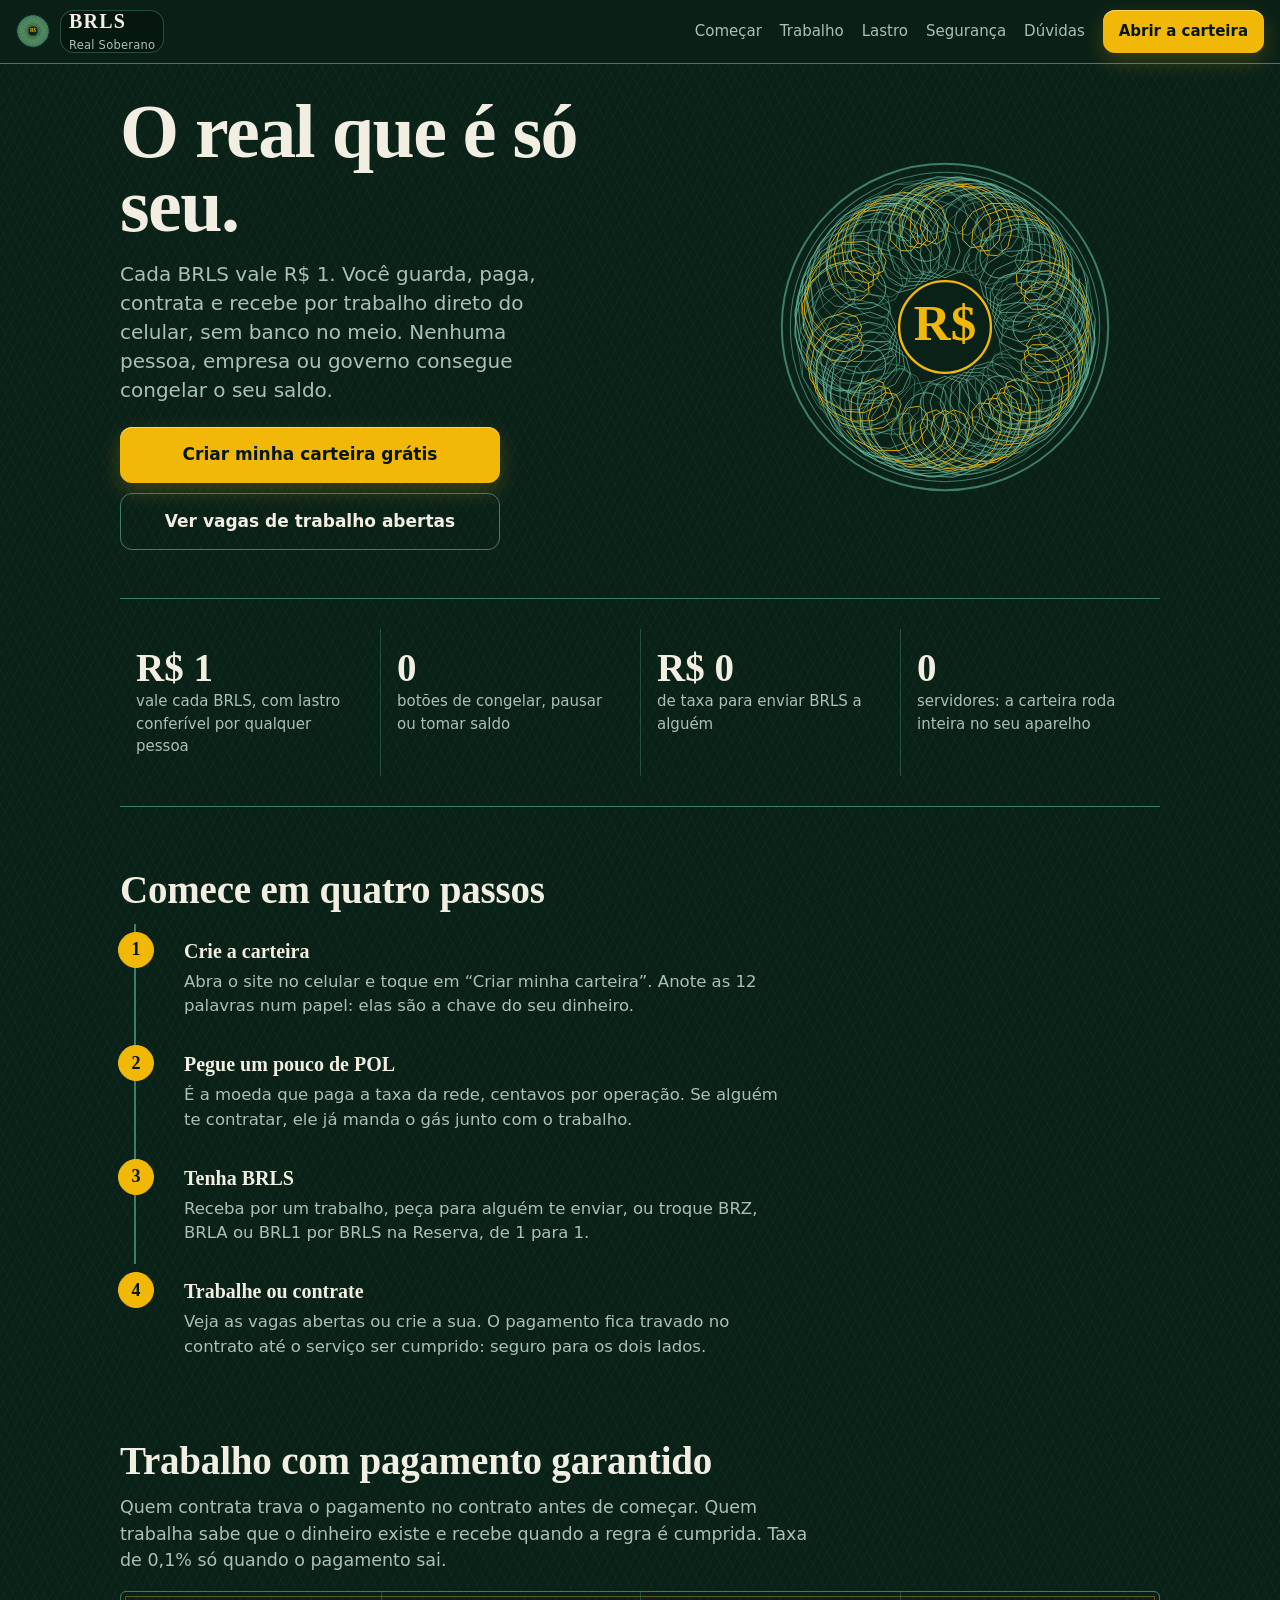
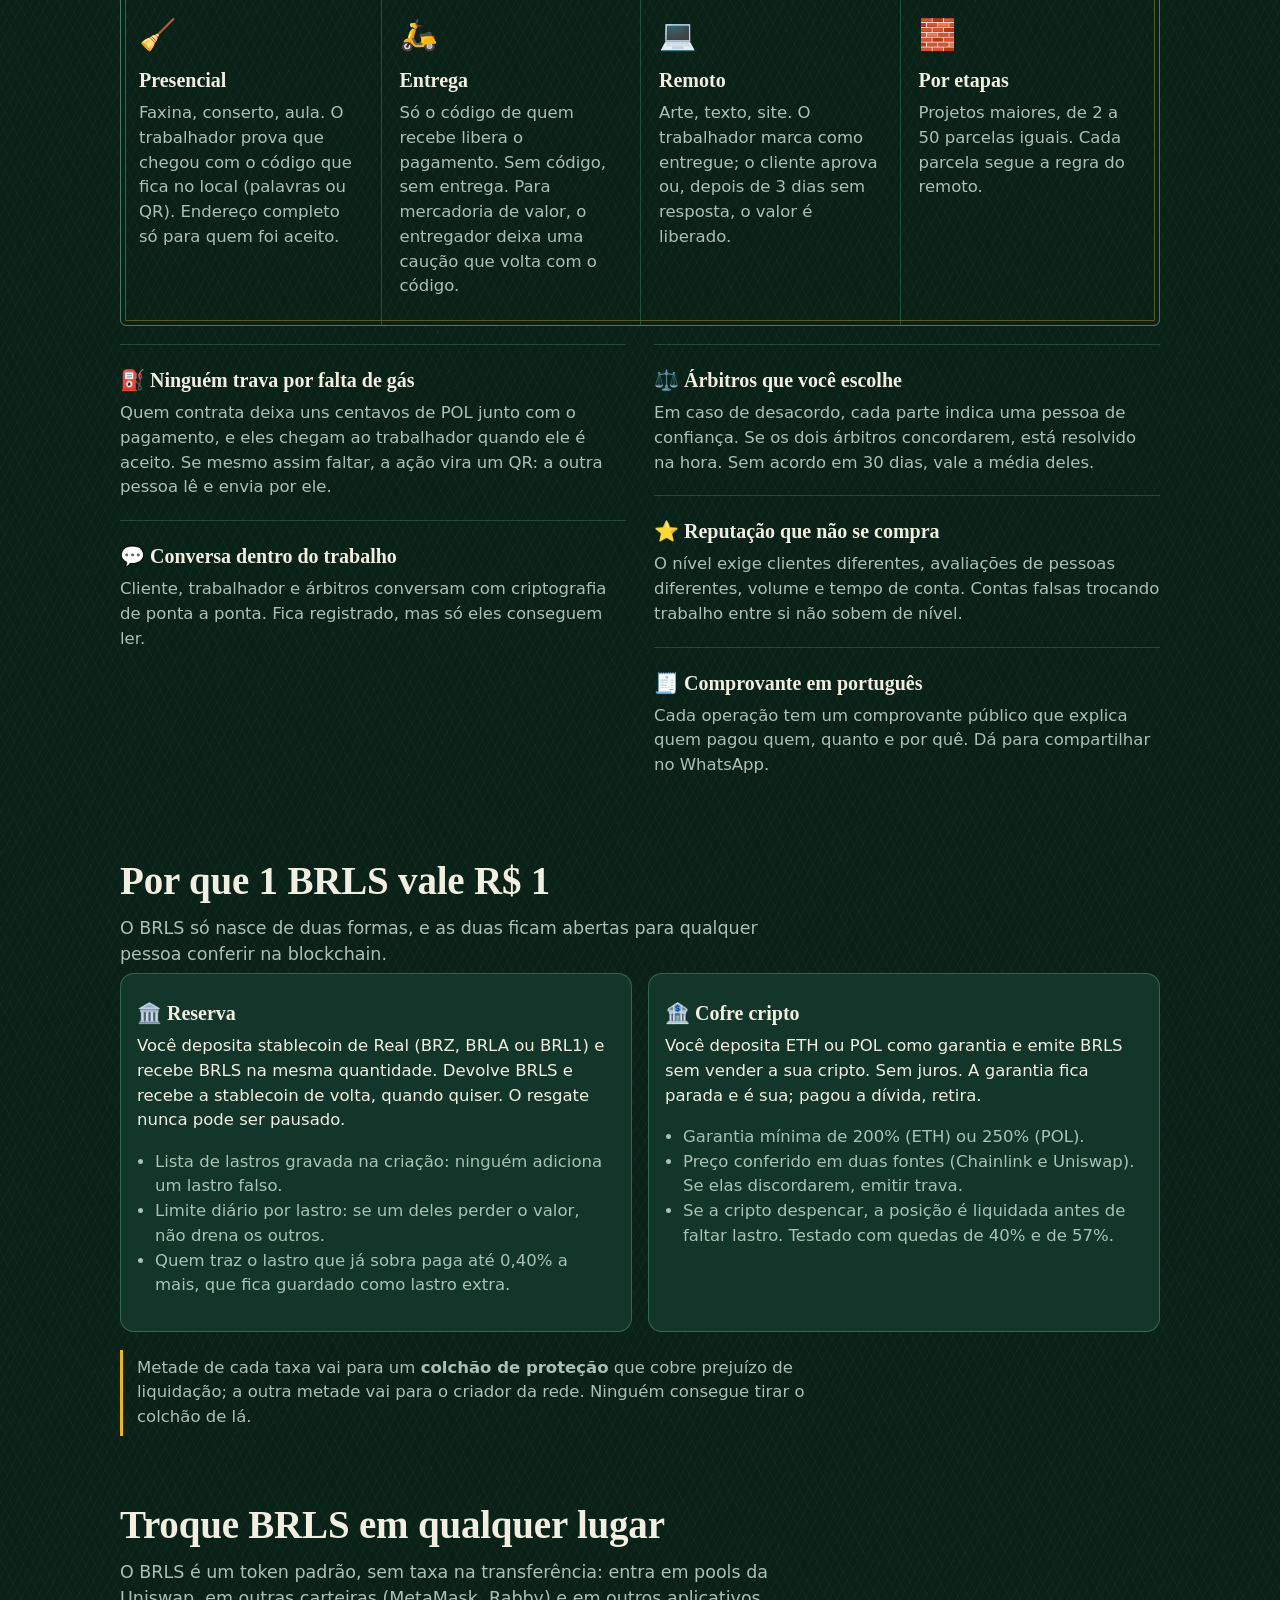
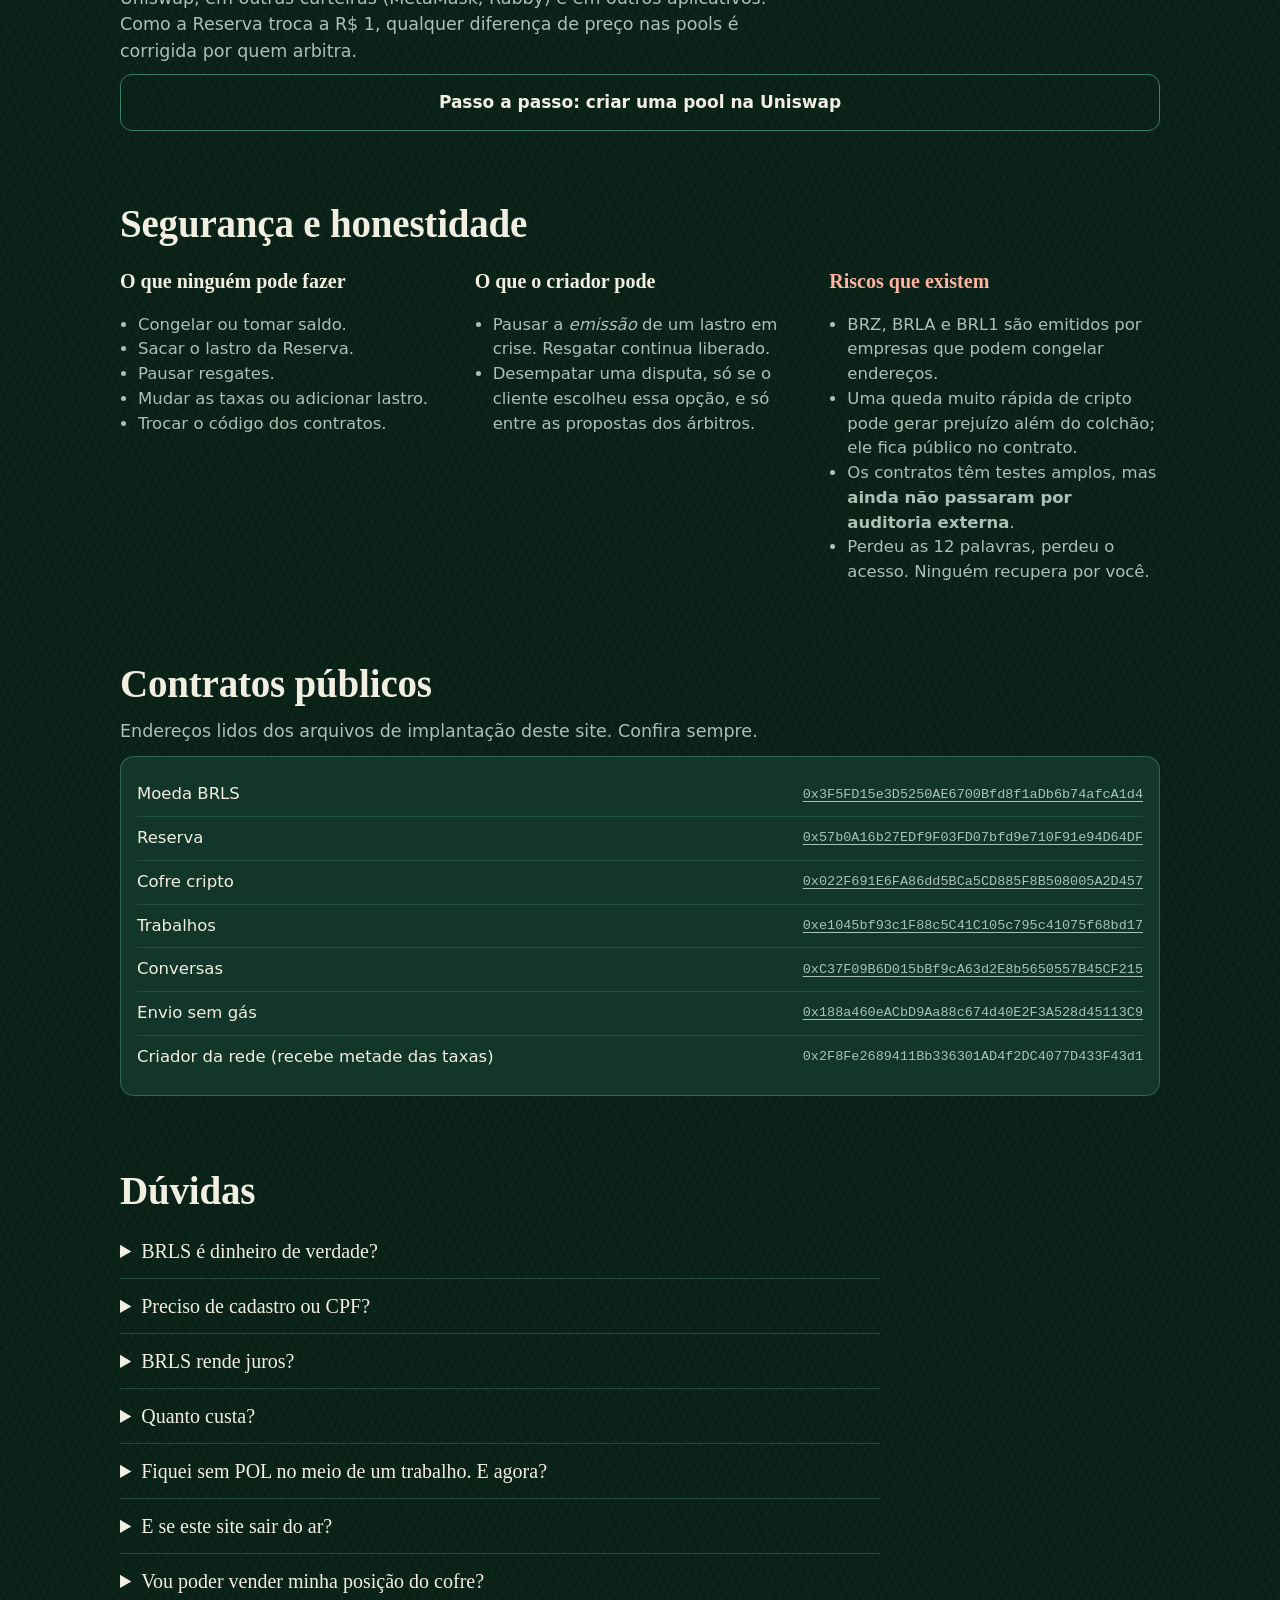
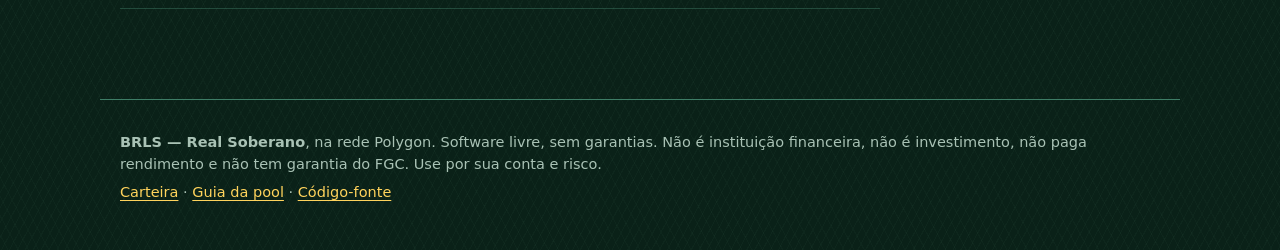
<file: index.html>
<!doctype html>
<html lang="pt-BR">
<head>
  <meta charset="utf-8">
  <meta name="viewport" content="width=device-width, initial-scale=1, viewport-fit=cover">
  <meta name="theme-color" content="#0A2118">
  <meta name="color-scheme" content="dark">
  <title>BRLS — Real Soberano: o real que é só seu</title>
  <meta name="description" content="BRLS é um real digital 1:1 na Polygon. Guarde, pague, contrate e receba por trabalho sem banco no meio. Ninguém congela, ninguém confisca.">
  <meta property="og:title" content="BRLS — Real Soberano">
  <meta property="og:description" content="1 BRLS = R$ 1. Lastro verificável na Polygon. Trabalho com pagamento garantido por contrato.">
  <meta property="og:image" content="wallet/icons/icon-512.png">
  <meta http-equiv="Content-Security-Policy" content="default-src 'self'; script-src 'self'; style-src 'self' 'unsafe-inline'; img-src 'self' data:; connect-src 'self'; base-uri 'self'; form-action 'none'">
  <meta name="referrer" content="no-referrer">
  <link rel="icon" href="wallet/icons/icon-192.png" type="image/png">
  <link rel="stylesheet" href="wallet/estilo.css">
  <link rel="stylesheet" href="site.css">
</head>
<body class="site">
<header class="cab">
  <a id="marca" class="marca-link" href="#topo" aria-label="BRLS, início da página"></a>
  <nav aria-label="Seções"><a href="#comecar">Começar</a><a href="#trabalho">Trabalho</a><a href="#lastro">Lastro</a><a href="#seguranca">Segurança</a><a href="#faq">Dúvidas</a></nav>
  <a class="btn prim pequeno" href="wallet/">Abrir a carteira</a>
</header>

<main id="topo">
  <section class="capa">
    <div class="capa-texto">
      <h1>O real que é só seu.</h1>
      <p class="lead">Cada BRLS vale R$ 1. Você guarda, paga, contrata e recebe por trabalho direto do celular, sem banco no meio. Nenhuma pessoa, empresa ou governo consegue congelar o seu saldo.</p>
      <a class="btn prim" href="wallet/">Criar minha carteira grátis</a>
      <a class="btn sec" href="wallet/">Ver vagas de trabalho abertas</a>
    </div>
    <div class="capa-roseta" id="roseta-capa" aria-hidden="true"></div>
  </section>

  <section class="numeros" aria-label="O BRLS em números">
    <p><b>R$ 1</b>vale cada BRLS, com lastro conferível por qualquer pessoa</p>
    <p><b>0</b>botões de congelar, pausar ou tomar saldo</p>
    <p><b>R$ 0</b>de taxa para enviar BRLS a alguém</p>
    <p><b>0</b>servidores: a carteira roda inteira no seu aparelho</p>
  </section>

  <section id="comecar">
    <h2>Comece em quatro passos</h2>
    <ol class="passos grande">
      <li><b>Crie a carteira</b><p>Abra o site no celular e toque em “Criar minha carteira”. Anote as 12 palavras num papel: elas são a chave do seu dinheiro.</p></li>
      <li><b>Pegue um pouco de POL</b><p>É a moeda que paga a taxa da rede, centavos por operação. Se alguém te contratar, ele já manda o gás junto com o trabalho.</p></li>
      <li><b>Tenha BRLS</b><p>Receba por um trabalho, peça para alguém te enviar, ou troque BRZ, BRLA ou BRL1 por BRLS na Reserva, de 1 para 1.</p></li>
      <li><b>Trabalhe ou contrate</b><p>Veja as vagas abertas ou crie a sua. O pagamento fica travado no contrato até o serviço ser cumprido: seguro para os dois lados.</p></li>
    </ol>
  </section>

  <section id="trabalho">
    <h2>Trabalho com pagamento garantido</h2>
    <p class="sub">Quem contrata trava o pagamento no contrato antes de começar. Quem trabalha sabe que o dinheiro existe e recebe quando a regra é cumprida. Taxa de 0,1% só quando o pagamento sai.</p>
    <div class="modos">
      <article><span class="ic">🧹</span><h3>Presencial</h3><p>Faxina, conserto, aula. O trabalhador prova que chegou com o código que fica no local (palavras ou QR). Endereço completo só para quem foi aceito.</p></article>
      <article><span class="ic">🛵</span><h3>Entrega</h3><p>Só o código de quem recebe libera o pagamento. Sem código, sem entrega. Para mercadoria de valor, o entregador deixa uma caução que volta com o código.</p></article>
      <article><span class="ic">💻</span><h3>Remoto</h3><p>Arte, texto, site. O trabalhador marca como entregue; o cliente aprova ou, depois de 3 dias sem resposta, o valor é liberado.</p></article>
      <article><span class="ic">🧱</span><h3>Por etapas</h3><p>Projetos maiores, de 2 a 50 parcelas iguais. Cada parcela segue a regra do remoto.</p></article>
    </div>
    <div class="destaques">
      <article><h3>⛽ Ninguém trava por falta de gás</h3><p>Quem contrata deixa uns centavos de POL junto com o pagamento, e eles chegam ao trabalhador quando ele é aceito. Se mesmo assim faltar, a ação vira um QR: a outra pessoa lê e envia por ele.</p></article>
      <article><h3>💬 Conversa dentro do trabalho</h3><p>Cliente, trabalhador e árbitros conversam com criptografia de ponta a ponta. Fica registrado, mas só eles conseguem ler.</p></article>
      <article><h3>⚖️ Árbitros que você escolhe</h3><p>Em caso de desacordo, cada parte indica uma pessoa de confiança. Se os dois árbitros concordarem, está resolvido na hora. Sem acordo em 30 dias, vale a média deles.</p></article>
      <article><h3>⭐ Reputação que não se compra</h3><p>O nível exige clientes diferentes, avaliações de pessoas diferentes, volume e tempo de conta. Contas falsas trocando trabalho entre si não sobem de nível.</p></article>
      <article><h3>🧾 Comprovante em português</h3><p>Cada operação tem um comprovante público que explica quem pagou quem, quanto e por quê. Dá para compartilhar no WhatsApp.</p></article>
    </div>
  </section>

  <section id="lastro">
    <h2>Por que 1 BRLS vale R$ 1</h2>
    <p class="sub">O BRLS só nasce de duas formas, e as duas ficam abertas para qualquer pessoa conferir na blockchain.</p>
    <div class="dupla">
      <article class="cartao"><h3>🏛️ Reserva</h3><p>Você deposita stablecoin de Real (BRZ, BRLA ou BRL1) e recebe BRLS na mesma quantidade. Devolve BRLS e recebe a stablecoin de volta, quando quiser. O resgate nunca pode ser pausado.</p>
        <ul><li>Lista de lastros gravada na criação: ninguém adiciona um lastro falso.</li><li>Limite diário por lastro: se um deles perder o valor, não drena os outros.</li><li>Quem traz o lastro que já sobra paga até 0,40% a mais, que fica guardado como lastro extra.</li></ul></article>
      <article class="cartao"><h3>🏦 Cofre cripto</h3><p>Você deposita ETH ou POL como garantia e emite BRLS sem vender a sua cripto. Sem juros. A garantia fica parada e é sua; pagou a dívida, retira.</p>
        <ul><li>Garantia mínima de 200% (ETH) ou 250% (POL).</li><li>Preço conferido em duas fontes (Chainlink e Uniswap). Se elas discordarem, emitir trava.</li><li>Se a cripto despencar, a posição é liquidada antes de faltar lastro. Testado com quedas de 40% e de 57%.</li></ul></article>
    </div>
    <p class="nota">Metade de cada taxa vai para um <b>colchão de proteção</b> que cobre prejuízo de liquidação; a outra metade vai para o criador da rede. Ninguém consegue tirar o colchão de lá.</p>
  </section>

  <section id="uniswap">
    <h2>Troque BRLS em qualquer lugar</h2>
    <p class="sub">O BRLS é um token padrão, sem taxa na transferência: entra em pools da Uniswap, em outras carteiras (MetaMask, Rabby) e em outros aplicativos. Como a Reserva troca a R$ 1, qualquer diferença de preço nas pools é corrigida por quem arbitra.</p>
    <a class="btn sec" href="guia-pool.html">Passo a passo: criar uma pool na Uniswap</a>
  </section>

  <section id="seguranca">
    <h2>Segurança e honestidade</h2>
    <div class="tres">
      <article><h3>O que ninguém pode fazer</h3><ul><li>Congelar ou tomar saldo.</li><li>Sacar o lastro da Reserva.</li><li>Pausar resgates.</li><li>Mudar as taxas ou adicionar lastro.</li><li>Trocar o código dos contratos.</li></ul></article>
      <article><h3>O que o criador pode</h3><ul><li>Pausar a <i>emissão</i> de um lastro em crise. Resgatar continua liberado.</li><li>Desempatar uma disputa, só se o cliente escolheu essa opção, e só entre as propostas dos árbitros.</li></ul></article>
      <article class="risco"><h3>Riscos que existem</h3><ul><li>BRZ, BRLA e BRL1 são emitidos por empresas que podem congelar endereços.</li><li>Uma queda muito rápida de cripto pode gerar prejuízo além do colchão; ele fica público no contrato.</li><li>Os contratos têm testes amplos, mas <b>ainda não passaram por auditoria externa</b>.</li><li>Perdeu as 12 palavras, perdeu o acesso. Ninguém recupera por você.</li></ul></article>
    </div>
  </section>

  <section id="contratos">
    <h2>Contratos públicos</h2>
    <p class="sub">Endereços lidos dos arquivos de implantação deste site. Confira sempre.</p>
    <div class="cartao" id="tabela-contratos"><p class="mudo">Carregando…</p></div>
  </section>

  <section id="faq">
    <h2>Dúvidas</h2>
    <details><summary>BRLS é dinheiro de verdade?</summary><p>É um token que vale R$ 1 porque cada unidade tem R$ 1 de lastro guardado em contrato público (stablecoins de Real ou cripto com garantia de sobra), e pode ser trocada de volta.</p></details>
    <details><summary>Preciso de cadastro ou CPF?</summary><p>Não. A carteira cria sua conta no próprio aparelho. Para comprar BRZ, BRLA ou BRL1 com reais você usa a corretora ou o emissor que preferir, e lá eles podem pedir cadastro.</p></details>
    <details><summary>BRLS rende juros?</summary><p>Não. O BRLS não promete nem paga rendimento. Ele é um real digital que você controla sozinho.</p></details>
    <details><summary>Quanto custa?</summary><p>Enviar BRLS: só a taxa da rede, centavos de POL. Trocar na Reserva e receber pagamento de trabalho: 0,1%. Emitir no cofre cripto: 0,5% somado à dívida.</p></details>
    <details><summary>Fiquei sem POL no meio de um trabalho. E agora?</summary><p>Toque na ação normalmente: a carteira gera um QR (ou link de WhatsApp) e a outra pessoa envia por você, pagando os centavos da taxa.</p></details>
    <details><summary>E se este site sair do ar?</summary><p>Seu dinheiro não está no site, está na blockchain. Com as 12 palavras você acessa por qualquer carteira compatível (MetaMask, Rabby).</p></details>
    <details><summary>Vou poder vender minha posição do cofre?</summary><p>Hoje a posição fica ligada à sua carteira. Transformar posições em NFT para poderem ser vendidas é uma possibilidade futura, sempre num contrato novo, sem mudar as regras deste.</p></details>
  </section>
</main>

<footer class="rodape">
  <p><b>BRLS — Real Soberano</b>, na rede Polygon. Software livre, sem garantias. Não é instituição financeira, não é investimento, não paga rendimento e não tem garantia do FGC. Use por sua conta e risco.</p>
  <p><a href="wallet/">Carteira</a> · <a href="guia-pool.html">Guia da pool</a> · <a href="https://github.com/digitalrobertlima/xBRL" rel="noopener">Código-fonte</a></p>
</footer>
<script type="module" src="site.js"></script>
</body>
</html>
</file>
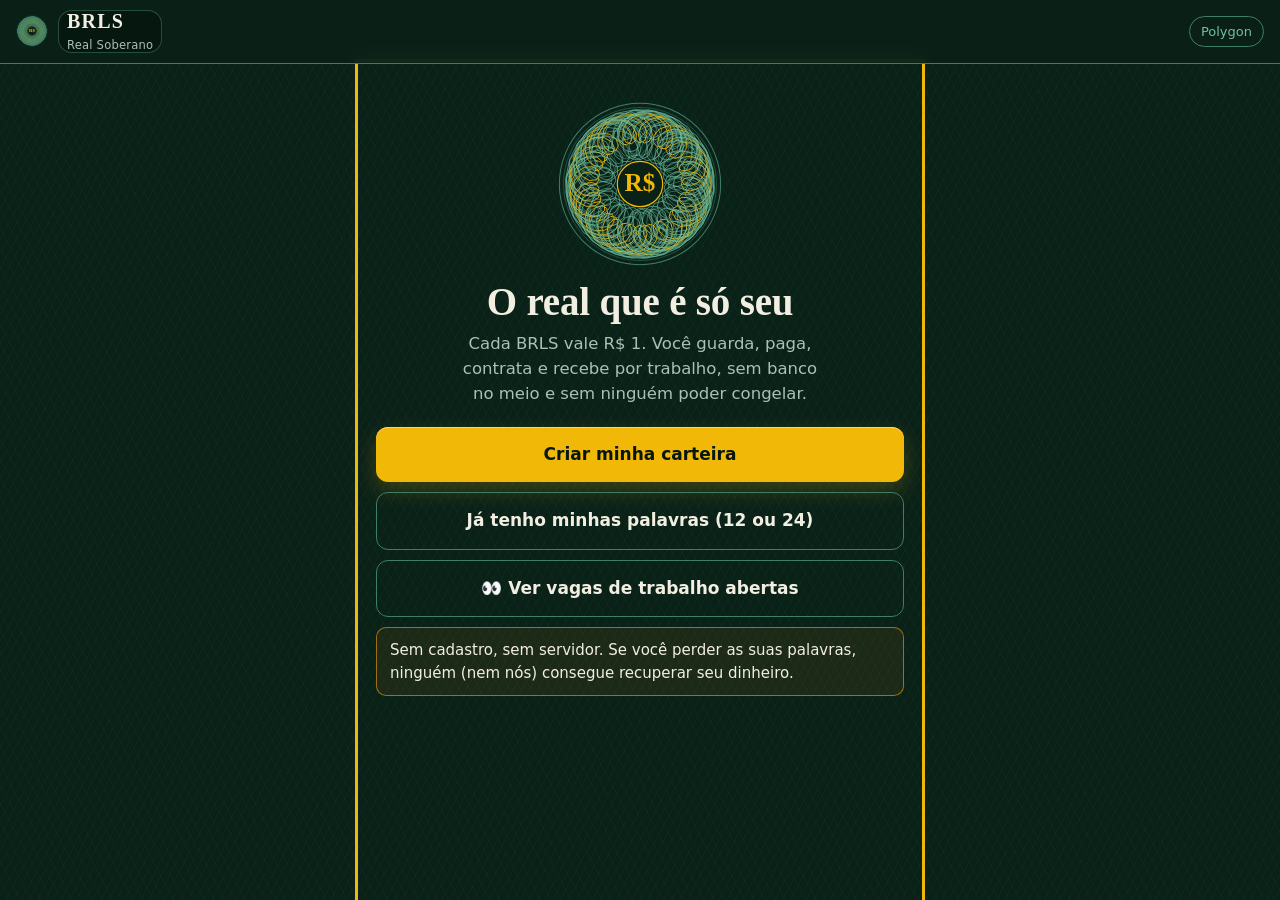
<file: wallet/index.html>
<!doctype html>
<html lang="pt-BR">
<head>
  <meta charset="utf-8">
  <meta name="viewport" content="width=device-width, initial-scale=1, viewport-fit=cover">
  <meta name="theme-color" content="#0A2118">
  <meta name="color-scheme" content="dark">
  <meta name="description" content="Carteira BRLS — o Real soberano e inconfiscável na Polygon. Autocustódia, sem servidor.">
  <meta http-equiv="Content-Security-Policy" content="default-src 'self'; script-src 'self'; style-src 'self' 'unsafe-inline'; img-src 'self' data: blob:; connect-src 'self' https: http://127.0.0.1:8545 http://localhost:8545; manifest-src 'self'; worker-src 'self'; base-uri 'self'; form-action 'none'">
  <meta name="referrer" content="no-referrer">
  <title>Carteira BRLS</title>
  <link rel="manifest" href="manifest.json">
  <link rel="icon" href="icons/icon-192.png" type="image/png">
  <link rel="apple-touch-icon" href="icons/icon-192.png">
  <link rel="stylesheet" href="estilo.css">
</head>
<body>
  <header class="cab">
    <div id="marca"><span class="marca"><span class="palavra">BRLS<small>Real Soberano</small></span></span></div>
    <span id="rede" class="chip" role="status">Polygon</span>
    <button id="btn-bloquear" class="icone-btn" title="Bloquear carteira" aria-label="Bloquear carteira" hidden>🔒</button>
  </header>

  <main id="tela" tabindex="-1" aria-live="polite">
    <div class="cartao" style="text-align:center"><div class="giro"></div><p>Abrindo a carteira…</p></div>
  </main>

  <nav id="abas" class="abas" aria-label="Seções" hidden>
    <button data-ir="INICIO"><span>🏠</span>Início</button>
    <button data-ir="VITRINE"><span>🛍️</span>Vitrine</button>
    <button data-ir="TRABALHOS"><span>🤝</span>Trabalhos</button>
    <button data-ir="RESERVA"><span>🪙</span>Reserva</button>
    <button data-ir="AJUSTES"><span>⚙️</span>Ajustes</button>
  </nav>

  <div id="modal" class="modal" hidden role="dialog" aria-modal="true" aria-live="assertive"><div class="cartao" id="modal-corpo"></div></div>
  <div id="toast" class="toast" hidden role="status"></div>

  <noscript><p style="padding:20px">A carteira BRLS precisa de JavaScript ligado. Nada é enviado a servidores: tudo roda no seu aparelho.</p></noscript>
  <script src="src/vendor/ethers.umd.min.js"></script>
  <script type="module" src="src/app.js"></script>
</body>
</html>
</file>
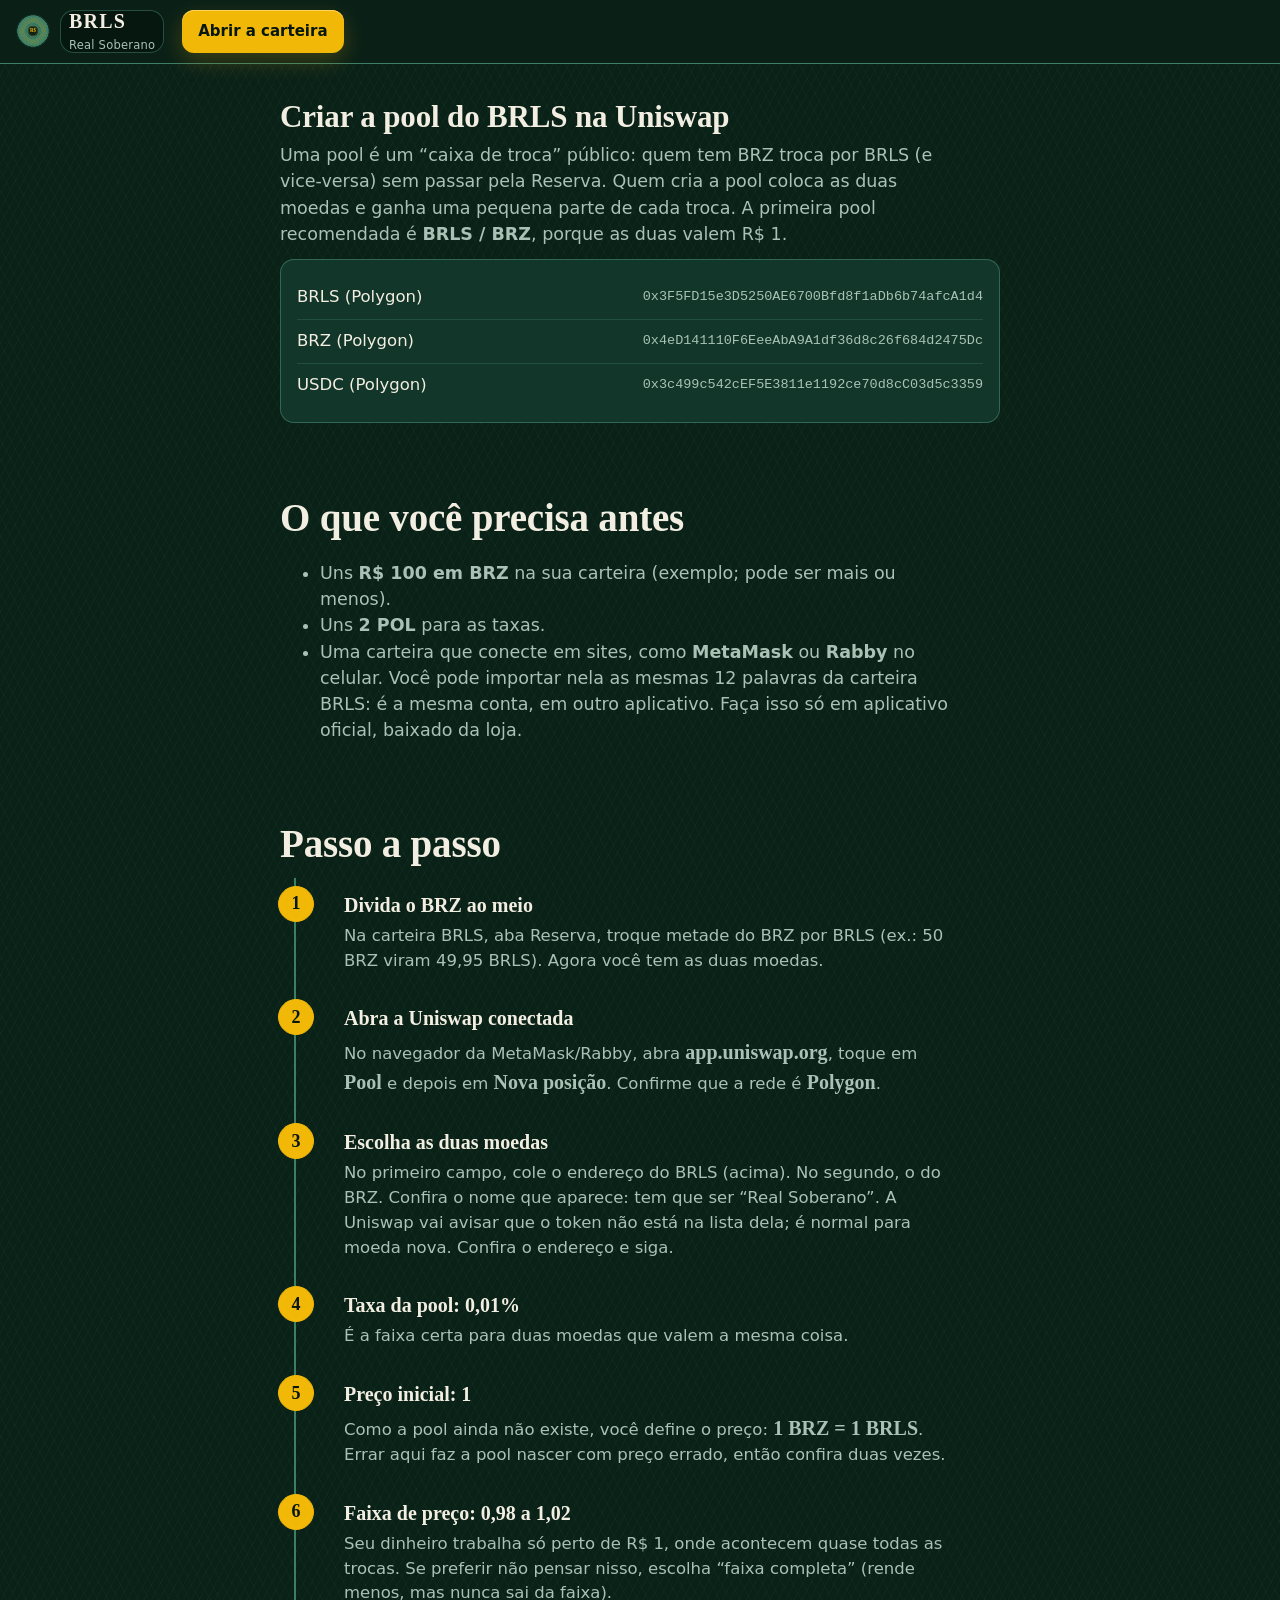
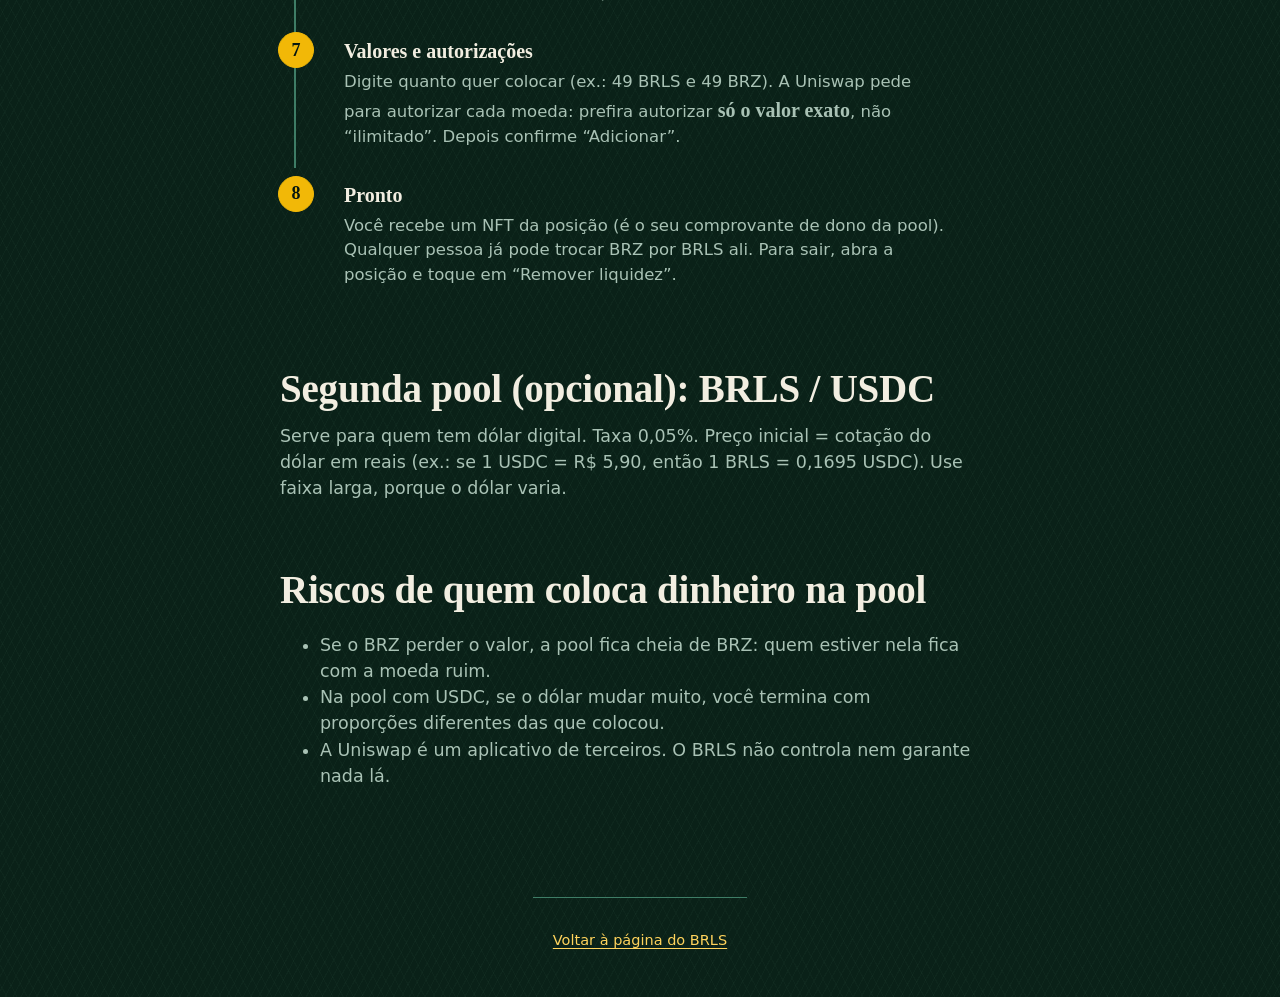
<file: guia-pool.html>
<!doctype html>
<html lang="pt-BR">
<head>
  <meta charset="utf-8">
  <meta name="viewport" content="width=device-width, initial-scale=1, viewport-fit=cover">
  <meta name="theme-color" content="#0A2118">
  <meta name="color-scheme" content="dark">
  <title>Guia: criar a pool do BRLS na Uniswap</title>
  <meta http-equiv="Content-Security-Policy" content="default-src 'self'; script-src 'self'; style-src 'self' 'unsafe-inline'; img-src 'self' data:; connect-src 'self'; base-uri 'self'; form-action 'none'">
  <meta name="referrer" content="no-referrer">
  <link rel="icon" href="wallet/icons/icon-192.png" type="image/png">
  <link rel="stylesheet" href="wallet/estilo.css">
  <link rel="stylesheet" href="site.css">
</head>
<body class="site guia-pool">
<header class="cab"><a id="marca" class="marca-link" href="./" aria-label="BRLS, página inicial"></a><a class="btn prim pequeno" href="wallet/">Abrir a carteira</a></header>
<main>
  <section>
    <h1>Criar a pool do BRLS na Uniswap</h1>
    <p class="sub">Uma pool é um “caixa de troca” público: quem tem BRZ troca por BRLS (e vice-versa) sem passar pela Reserva. Quem cria a pool coloca as duas moedas e ganha uma pequena parte de cada troca. A primeira pool recomendada é <b>BRLS / BRZ</b>, porque as duas valem R$ 1.</p>
    <div class="cartao">
      <div class="linha"><span>BRLS (Polygon)</span><span class="quem" id="end-brls">carregando…</span></div>
      <div class="linha"><span>BRZ (Polygon)</span><span class="quem">0x4eD141110F6EeeAbA9A1df36d8c26f684d2475Dc</span></div>
      <div class="linha"><span>USDC (Polygon)</span><span class="quem">0x3c499c542cEF5E3811e1192ce70d8cC03d5c3359</span></div>
    </div>
  </section>

  <section>
    <h2>O que você precisa antes</h2>
    <ul class="sub">
      <li>Uns <b>R$ 100 em BRZ</b> na sua carteira (exemplo; pode ser mais ou menos).</li>
      <li>Uns <b>2 POL</b> para as taxas.</li>
      <li>Uma carteira que conecte em sites, como <b>MetaMask</b> ou <b>Rabby</b> no celular. Você pode importar nela as mesmas 12 palavras da carteira BRLS: é a mesma conta, em outro aplicativo. Faça isso só em aplicativo oficial, baixado da loja.</li>
    </ul>
  </section>

  <section>
    <h2>Passo a passo</h2>
    <ol class="passos grande">
      <li><b>Divida o BRZ ao meio</b><p>Na carteira BRLS, aba Reserva, troque metade do BRZ por BRLS (ex.: 50 BRZ viram 49,95 BRLS). Agora você tem as duas moedas.</p></li>
      <li><b>Abra a Uniswap conectada</b><p>No navegador da MetaMask/Rabby, abra <b>app.uniswap.org</b>, toque em <b>Pool</b> e depois em <b>Nova posição</b>. Confirme que a rede é <b>Polygon</b>.</p></li>
      <li><b>Escolha as duas moedas</b><p>No primeiro campo, cole o endereço do BRLS (acima). No segundo, o do BRZ. Confira o nome que aparece: tem que ser “Real Soberano”. A Uniswap vai avisar que o token não está na lista dela; é normal para moeda nova. Confira o endereço e siga.</p></li>
      <li><b>Taxa da pool: 0,01%</b><p>É a faixa certa para duas moedas que valem a mesma coisa.</p></li>
      <li><b>Preço inicial: 1</b><p>Como a pool ainda não existe, você define o preço: <b>1 BRZ = 1 BRLS</b>. Errar aqui faz a pool nascer com preço errado, então confira duas vezes.</p></li>
      <li><b>Faixa de preço: 0,98 a 1,02</b><p>Seu dinheiro trabalha só perto de R$ 1, onde acontecem quase todas as trocas. Se preferir não pensar nisso, escolha “faixa completa” (rende menos, mas nunca sai da faixa).</p></li>
      <li><b>Valores e autorizações</b><p>Digite quanto quer colocar (ex.: 49 BRLS e 49 BRZ). A Uniswap pede para autorizar cada moeda: prefira autorizar <b>só o valor exato</b>, não “ilimitado”. Depois confirme “Adicionar”.</p></li>
      <li><b>Pronto</b><p>Você recebe um NFT da posição (é o seu comprovante de dono da pool). Qualquer pessoa já pode trocar BRZ por BRLS ali. Para sair, abra a posição e toque em “Remover liquidez”.</p></li>
    </ol>
  </section>

  <section>
    <h2>Segunda pool (opcional): BRLS / USDC</h2>
    <p class="sub">Serve para quem tem dólar digital. Taxa 0,05%. Preço inicial = cotação do dólar em reais (ex.: se 1 USDC = R$ 5,90, então 1 BRLS = 0,1695 USDC). Use faixa larga, porque o dólar varia.</p>
  </section>

  <section>
    <h2>Riscos de quem coloca dinheiro na pool</h2>
    <ul class="sub">
      <li>Se o BRZ perder o valor, a pool fica cheia de BRZ: quem estiver nela fica com a moeda ruim.</li>
      <li>Na pool com USDC, se o dólar mudar muito, você termina com proporções diferentes das que colocou.</li>
      <li>A Uniswap é um aplicativo de terceiros. O BRLS não controla nem garante nada lá.</li>
    </ul>
  </section>
</main>
<footer class="rodape"><p><a href="./">Voltar à página do BRLS</a></p></footer>
<script type="module" src="guia-pool.js"></script>
</body>
</html>
</file>
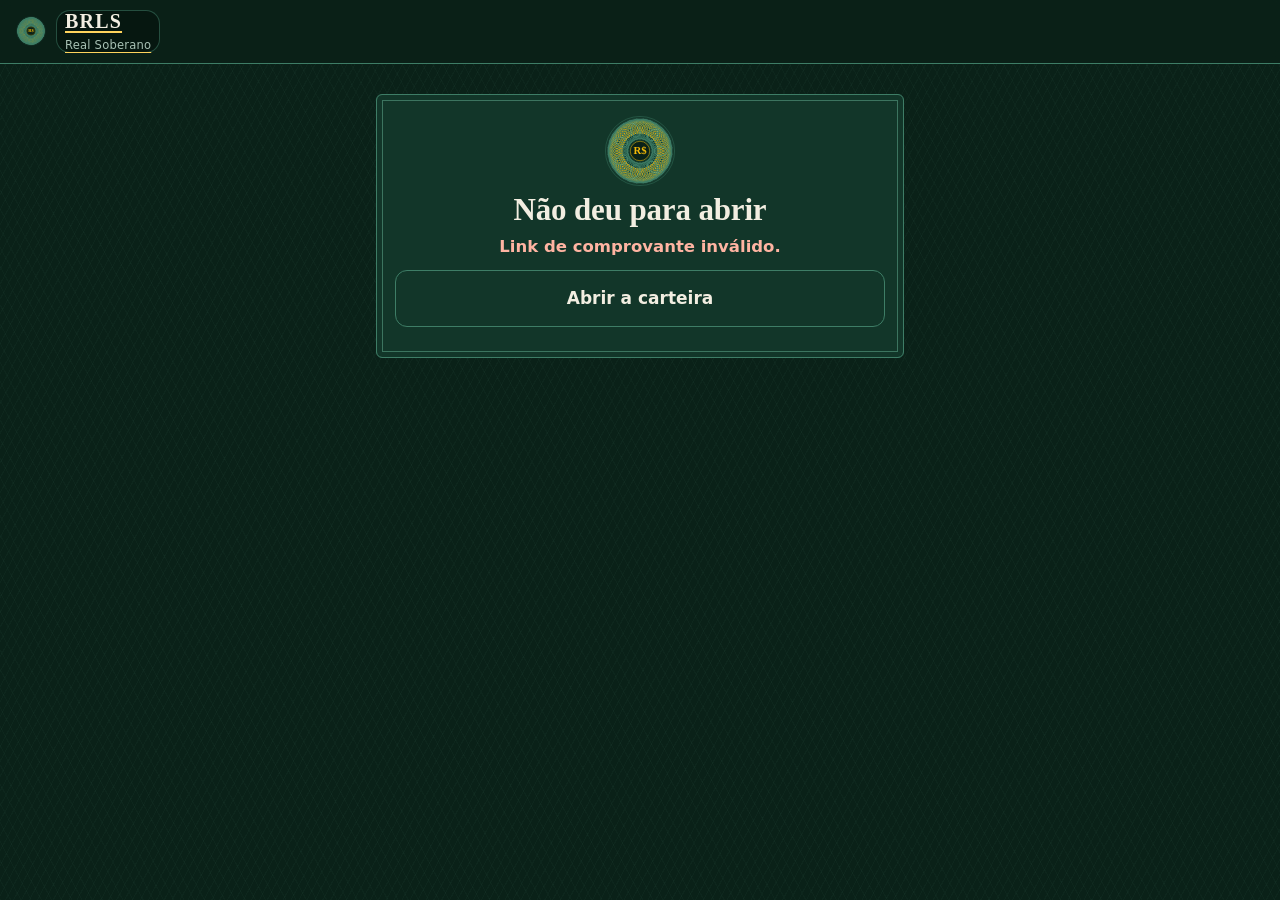
<file: wallet/comprovante.html>
<!doctype html>
<html lang="pt-BR">
<head>
  <meta charset="utf-8">
  <meta name="viewport" content="width=device-width, initial-scale=1, viewport-fit=cover">
  <meta name="theme-color" content="#0A2118">
  <meta name="color-scheme" content="dark">
  <meta http-equiv="Content-Security-Policy" content="default-src 'self'; script-src 'self'; style-src 'self' 'unsafe-inline'; img-src 'self' data:; connect-src 'self' https: http://127.0.0.1:8545 http://localhost:8545; base-uri 'self'; form-action 'none'">
  <meta name="referrer" content="no-referrer">
  <title>Comprovante — BRLS</title>
  <link rel="icon" href="icons/icon-192.png" type="image/png">
  <link rel="stylesheet" href="estilo.css">
</head>
<body>
  <header class="cab"><a id="marca" href="./" aria-label="Abrir a carteira BRLS"></a></header>
  <main id="tela" aria-live="polite">
    <div class="recibo"><div class="giro"></div><p class="status">Lendo a transação na blockchain…</p></div>
  </main>
  <script src="src/vendor/ethers.umd.min.js"></script>
  <script type="module" src="src/comprovante.js"></script>
</body>
</html>
</file>
<file: wallet/estilo.css>
/* =====================================================================
   BRLS — identidade "Cédula viva"
   A carteira se comporta como uma cédula do Real gravada em talho-doce: roseta de guilhoché,
   números em serifa de cédula, molduras duplas finas. Mata atlântica de fundo, ipê-amarelo para agir.
   Uma regra de ouro: o amarelo-ipê só aparece onde a pessoa age (botão principal, foco, valor).
   ===================================================================== */
:root {
  --mata: #0A2118;      /* fundo */
  --mata-funda: #061710;
  --folha: #123629;     /* superfícies */
  --folha-clara: #1A4636;
  --gravura: #3E7D66;   /* linhas de gravura, bordas */
  --gravura-viva: #6FBFA0;
  --ipe: #F2B807;       /* ação */
  --ipe-claro: #FFD35C;
  --papel: #F2EEE1;     /* texto */
  --mudo: #A9C2B5;
  --urucum: #E4572E;    /* perigo */
  --pequi: #F59E0B;     /* atenção */

  --serifa: "Iowan Old Style", "Palatino Linotype", Palatino, "Book Antiqua", "URW Palladio L", Georgia, serif;
  --texto: ui-rounded, "SF Pro Rounded", system-ui, -apple-system, "Segoe UI", Roboto, "Helvetica Neue", Arial, sans-serif;
  --mono: ui-monospace, "SF Mono", Menlo, Consolas, monospace;

  /* escala tipográfica (razão 1,25) */
  --t-1: 13px; --t0: 16.5px; --t1: 20px; --t2: 25px; --t3: 31px; --t4: 39px; --t5: 49px;
  --raio-cedula: 6px; --raio: 14px; --raio-btn: 12px;

  /* compatibilidade com nomes antigos usados no código */
  --e950: var(--mata-funda); --e900: var(--mata); --e800: var(--folha); --e700: var(--folha-clara);
  --e500: var(--gravura-viva); --e300: var(--gravura-viva); --e100: var(--papel);
  --o600: #C99600; --o500: var(--ipe); --o400: var(--ipe); --o300: var(--ipe-claro);
  --txt: var(--papel); --perigo: var(--urucum); --aviso: var(--pequi);
  --sombra: 0 14px 34px rgba(0, 0, 0, .38);
}

* { box-sizing: border-box; -webkit-tap-highlight-color: transparent; }
html, body { margin: 0; height: 100%; }
body {
  font-family: var(--texto); color: var(--papel); font-size: var(--t0); line-height: 1.5;
  background-color: var(--mata);
  /* trama de gravura bem fraca, como o fundo de segurança de uma cédula */
  background-image:
    repeating-linear-gradient(118deg, rgba(111, 191, 160, .035) 0 1px, transparent 1px 7px),
    repeating-linear-gradient(62deg, rgba(111, 191, 160, .03) 0 1px, transparent 1px 9px);
  display: flex; flex-direction: column; min-height: 100dvh; overscroll-behavior: none;
  font-variant-numeric: lining-nums tabular-nums;
}
button, input, select, textarea { font: inherit; color: inherit; }
a { color: var(--ipe-claro); text-underline-offset: 3px; }
:focus-visible { outline: 3px solid var(--ipe); outline-offset: 2px; }

/* ---------- roseta ---------- */
.roseta { display: block; flex: none; }
.roseta .aro { fill: none; stroke: var(--gravura); stroke-width: 1.2; }
.roseta .aro.fino { stroke-width: .6; }
.roseta polyline { stroke: var(--gravura-viva); vector-effect: non-scaling-stroke; }
.roseta .r0 { stroke: var(--ipe); }
.roseta .r2 { stroke: var(--gravura); }
.roseta .miolo { fill: var(--mata); stroke: var(--ipe); stroke-width: 1.4; }
.roseta .cifra { font-family: var(--serifa); font-weight: 700; font-size: 30px; fill: var(--ipe); }
.roseta.desenhar polyline { stroke-dasharray: 2400; stroke-dashoffset: 2400; animation: gravar 2.4s cubic-bezier(.6, .1, .2, 1) forwards; }
.roseta.desenhar .r1 { animation-delay: .15s; } .roseta.desenhar .r2 { animation-delay: .3s; }
.roseta.desenhar .r3 { animation-delay: .45s; } .roseta.desenhar .r4 { animation-delay: .6s; } .roseta.desenhar .r5 { animation-delay: .75s; }
@keyframes gravar { to { stroke-dashoffset: 0; } }

/* ---------- cabeçalho e navegação ---------- */
.cab {
  position: sticky; top: 0; z-index: 5; display: flex; align-items: center; gap: 10px;
  padding: calc(10px + env(safe-area-inset-top)) 16px 10px; background: rgba(10, 33, 24, .9); backdrop-filter: blur(10px);
  border-bottom: 1px solid var(--gravura);
}
.marca { display: flex; align-items: center; gap: 10px; text-decoration: none; color: var(--papel); }
.marca .palavra { font-family: var(--serifa); font-weight: 700; font-size: var(--t1); letter-spacing: .06em; line-height: 1; display: grid; }
.marca .palavra small { font-family: var(--texto); font-weight: 500; font-size: 11.5px; letter-spacing: .02em; color: var(--mudo); margin-top: 3px; }
.chip { margin-left: auto; font-size: var(--t-1); padding: 5px 11px; border-radius: 99px; border: 1px solid var(--gravura); color: var(--gravura-viva); }
.chip.teste { border-color: var(--pequi); color: var(--pequi); }
.icone-btn { background: none; border: 0; font-size: 20px; padding: 6px; cursor: pointer; border-radius: 10px; }
main { flex: 1; width: 100%; max-width: 560px; margin: 0 auto; padding: 20px 16px 116px; }
.abas {
  position: fixed; left: 0; right: 0; bottom: 0; z-index: 5; display: grid; grid-template-columns: repeat(5, 1fr);
  padding: 6px 6px calc(6px + env(safe-area-inset-bottom)); background: rgba(6, 23, 16, .95); backdrop-filter: blur(12px);
  border-top: 1px solid var(--gravura);
}
.abas[hidden] { display: none; }
.abas button { background: none; border: 0; padding: 7px 2px; border-radius: 12px; display: grid; gap: 3px; justify-items: center; font-size: 12px; color: var(--mudo); cursor: pointer; }
.abas button span { font-size: 21px; line-height: 1; }
.abas button[aria-current="page"] { color: var(--papel); box-shadow: inset 0 -3px 0 var(--ipe); border-radius: 12px 12px 4px 4px; }

/* ---------- tipografia ---------- */
h1, h2, .titulo-grande { font-family: var(--serifa); font-weight: 700; letter-spacing: -.005em; }
h1 { font-size: var(--t3); margin: 6px 0 8px; line-height: 1.12; }
h2 { font-size: var(--t1); margin: 22px 0 8px; line-height: 1.2; }
.titulo-grande { font-size: var(--t4); line-height: 1.05; margin: 14px 0 10px; }
p { margin: 6px 0; }
.mudo { color: var(--mudo); font-size: 15px; }
.serie { font-family: var(--serifa); font-style: italic; color: var(--mudo); font-size: 14px; letter-spacing: .04em; }

/* ---------- a cédula (saldo) ---------- */
.cedula {
  position: relative; overflow: hidden; border-radius: var(--raio-cedula); padding: 18px 18px 16px; margin: 6px 0 16px;
  background: linear-gradient(135deg, var(--folha-clara), var(--folha) 60%);
  border: 1px solid var(--gravura);
  box-shadow: inset 0 0 0 5px var(--folha), inset 0 0 0 6px rgba(242, 184, 7, .55), var(--sombra);
}
.cedula .roseta.fundo { position: absolute; right: -62px; top: -40px; opacity: .55; pointer-events: none; }
.cedula > p { position: relative; margin: 0; }
.cedula-topo { display: flex; justify-content: space-between; gap: 8px; font-family: var(--serifa); font-size: 15px; }
.saldo { font-family: var(--serifa); font-weight: 700; font-size: var(--t5); line-height: 1.05; margin: 18px 0 10px !important; letter-spacing: -.01em; }
.saldo .cifra { font-size: var(--t2); color: var(--ipe); margin-right: 6px; vertical-align: .55em; }
.saldo small { font-size: var(--t0); color: var(--ipe); margin-left: 6px; }
.cedula-pe { font-size: var(--t-1); color: var(--mudo); }

.abertura { text-align: center; padding: 10px 6px 4px; }
.abertura .roseta { margin: 6px auto 4px; }
.abertura p { color: var(--mudo); max-width: 34ch; margin: 6px auto; }

/* ---------- blocos ---------- */
.cartao { background: var(--folha); border: 1px solid rgba(62, 125, 102, .7); border-radius: var(--raio); padding: 16px; margin: 12px 0; }
.cartao.ouro { border-color: rgba(242, 184, 7, .55); }
.linha { display: flex; justify-content: space-between; gap: 10px; align-items: center; padding: 9px 0; border-bottom: 1px solid rgba(62, 125, 102, .35); }
.linha:last-child { border-bottom: 0; }
.linha b { font-variant-numeric: tabular-nums; text-align: right; }
.grade { display: grid; grid-template-columns: repeat(3, 1fr); gap: 10px; }
.grade.duas { grid-template-columns: repeat(2, 1fr); }
.atalho { background: var(--folha); border: 1px solid rgba(62, 125, 102, .6); border-radius: var(--raio); padding: 14px 6px; display: grid; gap: 6px; justify-items: center; cursor: pointer; font-size: 14px; }
.atalho span { font-size: 26px; }
.atalho:active { transform: translateY(1px); }

/* ---------- botões ---------- */
.btn { display: block; width: 100%; padding: 15px 18px; border-radius: var(--raio-btn); border: 0; font-weight: 750; font-size: 17px; cursor: pointer; margin: 10px 0; text-align: center; text-decoration: none; }
.btn.prim { background: var(--ipe); color: var(--mata-funda); box-shadow: 0 1px 0 var(--ipe-claro) inset, 0 8px 22px rgba(242, 184, 7, .22); }
.btn.sec { background: transparent; color: var(--papel); border: 1px solid var(--gravura); }
.btn.perigo { background: transparent; color: #FFB4A2; border: 1px solid var(--urucum); }
.btn:disabled { opacity: .45; cursor: not-allowed; }
/* Botão de deslizar para confirmar (arraste a bolinha até o fim) */
.segurar { position: relative; overflow: hidden; user-select: none; -webkit-user-select: none; -webkit-touch-callout: none; -webkit-tap-highlight-color: transparent; text-align: center; padding-left: 62px; padding-right: 18px; min-height: 58px; }
.segurar * { user-select: none; -webkit-user-select: none; -webkit-touch-callout: none; }
.segurar::before { content: ""; position: absolute; inset: 0; width: var(--p, 0%); background: rgba(6, 23, 16, .22); }
.segurar > i { position: relative; font-style: normal; pointer-events: none; }
.segurar .fio { position: absolute; left: 5px; top: 50%; margin-top: -24px; width: 48px; height: 48px; border-radius: 50%; display: grid; place-items: center; background: var(--mata-funda); color: var(--ipe); font-size: 1.8rem; line-height: 1; padding-bottom: 4px; font-weight: 800; box-shadow: 0 3px 10px rgba(0, 0, 0, .45); cursor: grab; touch-action: none; user-select: none; -webkit-user-select: none; -webkit-touch-callout: none; }
.segurar.arrastando .fio { cursor: grabbing; }
.segurar:disabled .fio { opacity: .4; }

/* ---------- formulários ---------- */
label { display: block; font-size: 14.5px; color: var(--mudo); margin: 16px 0 6px; }
input, select, textarea { width: 100%; padding: 14px; border-radius: 10px; border: 1px solid var(--gravura); background: var(--mata-funda); font-size: 17px; }
textarea { min-height: 96px; resize: vertical; }
input.grande { font-family: var(--serifa); font-size: var(--t3); font-weight: 700; text-align: center; }

/* ---------- mensagens ---------- */
.aviso, .erro, .ok { padding: 11px 13px; border-radius: 10px; font-size: 15px; margin: 10px 0; border: 1px solid; }
.aviso { border-color: rgba(245, 158, 11, .6); background: rgba(245, 158, 11, .07); }
.erro { border-color: var(--urucum); background: rgba(228, 87, 46, .1); }
.ok { border-color: var(--gravura-viva); background: rgba(111, 191, 160, .08); }

/* ---------- frase, PIN, deslize ---------- */
.palavras { display: grid; grid-template-columns: repeat(2, 1fr); gap: 8px; counter-reset: p; padding: 0; }
.palavras li { white-space: nowrap; overflow: hidden; text-overflow: ellipsis; list-style: none; background: var(--mata-funda); border: 1px solid var(--gravura); border-radius: 8px; padding: 9px 6px; text-align: center; font-weight: 700; font-family: var(--serifa); font-size: 16px; }
.palavras li::before { counter-increment: p; content: counter(p) ". "; color: var(--ipe); font-weight: 400; }
.borrado { filter: blur(9px); }
.pin-pontos { display: flex; justify-content: center; gap: 14px; margin: 18px 0; }
.pin-pontos i { width: 16px; height: 16px; border-radius: 50%; border: 2px solid var(--ipe); }
.pin-pontos i.cheio { background: var(--ipe); }
.teclado { display: grid; grid-template-columns: repeat(3, 1fr); gap: 10px; max-width: 320px; margin: 0 auto; }
.teclado button { padding: 16px 0; font-family: var(--serifa); font-size: 26px; font-weight: 700; border-radius: 50%; aspect-ratio: 1; border: 1px solid var(--gravura); background: var(--folha); cursor: pointer; }
.tremer { animation: tremer .35s; }
@keyframes tremer { 25% { transform: translateX(-8px); } 75% { transform: translateX(8px); } }
.deslizar { position: relative; margin: 26px auto; max-width: 340px; }
.deslizar input[type=range] { -webkit-appearance: none; appearance: none; height: 62px; border-radius: 99px; padding: 0 4px; background: var(--mata-funda); border: 1px solid var(--ipe); }
.deslizar input[type=range]::-webkit-slider-thumb { -webkit-appearance: none; width: 54px; height: 54px; border-radius: 50%; background: var(--ipe); box-shadow: 0 4px 12px rgba(0, 0, 0, .4); cursor: grab; }
.deslizar input[type=range]::-moz-range-thumb { width: 54px; height: 54px; border-radius: 50%; border: 0; background: var(--ipe); }
.deslizar span { position: absolute; inset: 0; display: grid; place-items: center; pointer-events: none; font-weight: 700; color: var(--papel); }

/* ---------- peças ---------- */
.tanque { height: 14px; border-radius: 99px; background: var(--mata-funda); border: 1px solid var(--gravura); overflow: hidden; }
.tanque > i { display: block; height: 100%; width: var(--n, 0%); background: linear-gradient(90deg, var(--urucum), var(--pequi) 35%, var(--ipe)); }
.endereco { font-family: var(--mono); word-break: break-all; font-size: 15.5px; background: var(--mata-funda); padding: 12px; border-radius: 10px; border: 1px solid var(--gravura); }
.selo { display: inline-block; font-size: 12.5px; font-weight: 700; padding: 3px 9px; border-radius: 99px; color: var(--ipe-claro); border: 1px solid rgba(242, 184, 7, .5); }
.selo.verde { color: var(--gravura-viva); border-color: var(--gravura); }
.item { display: flex; gap: 12px; align-items: center; padding: 12px; border-radius: var(--raio); background: var(--folha); border: 1px solid rgba(62, 125, 102, .55); margin: 8px 0; cursor: pointer; width: 100%; text-align: left; }
.item .ic { font-size: 26px; }
.item .meio { flex: 1; min-width: 0; }
.item .meio b { display: block; overflow: hidden; text-overflow: ellipsis; white-space: nowrap; }
.item > b { font-family: var(--serifa); font-size: var(--t1); }
.seg { display: grid; grid-template-columns: repeat(auto-fit, minmax(90px, 1fr)); gap: 4px; background: var(--mata-funda); padding: 4px; border-radius: 12px; margin: 10px 0; border: 1px solid rgba(62, 125, 102, .5); }
.seg button { padding: 10px; border-radius: 9px; border: 0; background: none; font-weight: 650; color: var(--mudo); cursor: pointer; }
.seg button[aria-pressed="true"] { background: var(--folha-clara); color: var(--papel); box-shadow: inset 0 -2px 0 var(--ipe); }
.modal { position: fixed; inset: 0; z-index: 20; background: rgba(6, 23, 16, .86); display: grid; place-items: center; padding: 22px; }
.modal[hidden] { display: none; }
.modal .cartao { max-width: 440px; width: 100%; text-align: center; max-height: 92dvh; overflow-y: auto; box-shadow: var(--sombra); }
.giro { width: 44px; height: 44px; border-radius: 50%; border: 3px solid rgba(242, 184, 7, .2); border-top-color: var(--ipe); animation: giro 1s linear infinite; margin: 8px auto; }
@keyframes giro { to { transform: rotate(360deg); } }
.toast { position: fixed; left: 50%; bottom: calc(90px + env(safe-area-inset-bottom)); transform: translateX(-50%); z-index: 30; background: var(--folha-clara); border: 1px solid var(--gravura-viva); padding: 12px 16px; border-radius: 12px; box-shadow: var(--sombra); max-width: 92vw; font-size: 15px; }
.toast[hidden] { display: none; }
.estrelas { display: flex; gap: 6px; justify-content: center; font-size: 34px; }
.estrelas button { background: none; border: 0; cursor: pointer; filter: grayscale(1) brightness(.7); }
.estrelas button.on { filter: none; }
.codigo { font-family: var(--serifa); font-weight: 700; font-size: 23px; line-height: 1.5; text-align: center; color: var(--ipe-claro); background: var(--mata-funda); border: 1px solid var(--ipe); box-shadow: inset 0 0 0 4px var(--mata-funda), inset 0 0 0 5px rgba(242, 184, 7, .4); border-radius: var(--raio-cedula); padding: 14px; }
.nivel { display: inline-flex; gap: 2px; color: var(--ipe); }
details.cartao summary { cursor: pointer; padding: 4px 0; }
.msg { background: var(--folha-clara); border-radius: 14px 14px 14px 4px; padding: 8px 12px; margin: 8px 30px 8px 0; }
.msg.minha { background: rgba(242, 184, 7, .14); border: 1px solid rgba(242, 184, 7, .3); border-radius: 14px 14px 4px 14px; margin: 8px 0 8px 30px; }
.msg p { margin: 2px 0 0; white-space: pre-wrap; word-break: break-word; }

/* ---------- comprovante ---------- */
.recibo { border-radius: var(--raio-cedula); background: var(--folha); border: 1px solid var(--gravura); box-shadow: inset 0 0 0 5px var(--folha), inset 0 0 0 6px rgba(111, 191, 160, .45); padding: 20px 18px; margin: 10px 0; }
.recibo .roseta { margin: 0 auto 6px; }
.recibo h1 { text-align: center; }
.status { text-align: center; font-weight: 700; }
.status.certo { color: var(--gravura-viva); }
.status.falhou { color: #FFB4A2; }
.evento { display: grid; grid-template-columns: 34px 1fr; gap: 10px; padding: 12px 0; border-bottom: 1px solid rgba(62, 125, 102, .35); }
.evento:last-child { border-bottom: 0; }
.evento .ic { font-size: 24px; line-height: 1.2; }
.evento b.valor { font-family: var(--serifa); font-size: var(--t1); }
.quem { font-family: var(--mono); font-size: 13.5px; color: var(--mudo); word-break: break-all; }

@media (prefers-reduced-motion: reduce) {
  *, .roseta.desenhar polyline { animation: none !important; transition: none !important; stroke-dashoffset: 0 !important; }
}

/* ---------- primeiros passos ---------- */
.guia h2 { margin-top: 2px; }
.passos { list-style: none; padding: 0; margin: 8px 0 0; counter-reset: passo; }
.passos li { position: relative; padding: 10px 0 10px 44px; border-left: 2px solid var(--gravura); margin-left: 14px; }
.passos li::before { counter-increment: passo; content: counter(passo); position: absolute; left: -15px; top: 8px; width: 28px; height: 28px; border-radius: 50%; display: grid; place-items: center; font-family: var(--serifa); font-weight: 700; background: var(--mata-funda); border: 1px solid var(--gravura); color: var(--mudo); }
.passos li.feito::before { content: "✓"; background: var(--gravura); color: var(--papel); }
.passos li.feito b { color: var(--mudo); text-decoration: line-through; text-decoration-color: var(--gravura); }
.passos li.agora::before { background: var(--ipe); border-color: var(--ipe); color: var(--mata-funda); }
.passos li:last-child { border-left-color: transparent; }
.passos p { color: var(--mudo); margin: 4px 0 0; }

/* Comprovante aberto dentro do próprio app (Caixa Forte no Android: nada sai do Tor) */
.janela-comprovante { position: fixed; inset: 0; z-index: 60; display: flex; flex-direction: column; gap: 8px; padding: 10px; background: var(--mata-funda); }
.janela-comprovante .btn { align-self: flex-start; }
.janela-comprovante iframe { flex: 1; width: 100%; border: 1px solid var(--gravura); border-radius: 12px; background: var(--mata); }

/* Escolha das palavras ao criar a carteira (12/24, inglês/português) */
.opcoes-frase { display: grid; grid-template-columns: 1fr 1fr; gap: 8px; margin: 10px 0; }
.opcoes-frase .opcao-frase { margin: 0; display: grid; gap: 2px; padding: 10px 8px; font-size: 15px; }
.opcoes-frase .opcao-frase small { font-weight: 400; font-size: 12px; opacity: .85; font-family: var(--texto, system-ui); }

/* Corrida (carro/moto) */
.item.corrida .meio b { font-family: var(--serifa); }
.corrida-ativa { padding: 8px 10px; }
.corrida-ativa .item { margin: 0; }
.passo-corrida { margin: 6px 2px 0; font-size: 15px; color: var(--papel); }
div.passo-corrida { margin: 8px 0 12px; }

/* ---------- Ponto exato no mapa (mapa.js) ---------- */
.rotulo-ponto { margin: 14px 0 4px; font-weight: 600; }
.ponto { display: flex; gap: 12px; align-items: center; width: 100%; text-align: left; padding: 12px; border-radius: var(--raio); background: var(--folha); color: var(--papel); border: 1px dashed var(--gravura-viva); cursor: pointer; font: inherit; }
.ponto.marcado { border-style: solid; border-color: var(--ipe); }
.ponto .ic { font-size: 24px; }
.ponto .meio { flex: 1; min-width: 0; display: grid; gap: 2px; }
.ponto .meio b { overflow: hidden; text-overflow: ellipsis; white-space: nowrap; }
.ponto:focus-visible { outline: 3px solid var(--ipe); outline-offset: 2px; }
body.com-mapa { overflow: hidden; }
.mapa-folha { position: fixed; inset: 0; z-index: 60; display: flex; flex-direction: column; background: var(--mata-funda); color: var(--papel); }
.mapa-topo { display: flex; align-items: center; gap: 8px; padding: 10px 12px; border-bottom: 1px solid rgba(62, 125, 102, .55); }
.mapa-voltar { background: none; border: 0; color: var(--papel); font-size: 24px; width: 44px; height: 44px; cursor: pointer; }
.mapa-busca { display: flex; gap: 8px; padding: 8px 12px; }
.mapa-busca input { flex: 1; margin: 0; }
.mapa-resultados { max-height: 38vh; overflow: auto; padding: 0 12px 8px; }
.mapa-resultados button { display: block; width: 100%; text-align: left; padding: 10px; margin: 4px 0; background: var(--folha); color: var(--papel); border: 1px solid rgba(62, 125, 102, .55); border-radius: var(--raio); font: inherit; cursor: pointer; }
.mapa-area { position: relative; flex: 1; overflow: hidden; touch-action: none; background: #dfe6e1; cursor: grab; }
.mapa-area:focus-visible { outline: 3px solid var(--ipe); outline-offset: -3px; }
.mapa-camada { position: absolute; inset: 0; transform-origin: 50% 50%; }
.mapa-camada img { position: absolute; left: 0; top: 0; width: 256px; height: 256px; user-select: none; -webkit-user-drag: none; }
.mapa-camada img.falhou { background: repeating-linear-gradient(45deg, #cfd8d2 0 8px, #dfe6e1 8px 16px); }
.mapa-pino { position: absolute; left: 50%; top: 50%; transform: translate(-50%, -100%); pointer-events: none; filter: drop-shadow(0 3px 3px rgba(0, 0, 0, .35)); }
.mapa-pino::after { content: ""; position: absolute; left: 50%; bottom: -3px; width: 8px; height: 4px; margin-left: -4px; border-radius: 50%; background: rgba(0, 0, 0, .35); }
.mapa-zoom { position: absolute; right: 12px; top: 12px; display: grid; gap: 6px; }
.mapa-zoom button, .mapa-aqui { min-width: 48px; height: 48px; border-radius: 12px; border: 1px solid var(--gravura); background: var(--mata); color: var(--papel); font-size: 22px; cursor: pointer; }
.mapa-aqui { position: absolute; left: 12px; bottom: 28px; padding: 0 14px; font-size: 16px; font-weight: 600; }
.mapa-credito { position: absolute; right: 6px; bottom: 4px; background: rgba(255, 255, 255, .8); color: #222; padding: 1px 6px; border-radius: 4px; font-size: 11px; }
.mapa-base { padding: 10px 12px calc(12px + env(safe-area-inset-bottom)); border-top: 1px solid rgba(62, 125, 102, .55); }
.mapa-end { margin: 0 0 8px; min-height: 2.6em; font-family: var(--serifa); }
.mapa-compl { margin: 0 0 8px; }
.mapa-base .btn { margin: 0; }
.gps { display: grid; gap: 6px; margin: 8px 0; padding: 10px; border-radius: var(--raio); background: rgba(18, 54, 41, .7); border: 1px solid rgba(62, 125, 102, .55); }
.gps-botoes { display: flex; flex-wrap: wrap; gap: 6px; }
.btn.mini { width: auto; margin: 0; padding: 8px 12px; min-height: 40px; font-size: 14px; display: inline-flex; align-items: center; text-decoration: none; }
.correio.destaque { border: 2px solid var(--ipe); }

/* ---------- Trabalhos arquivados ---------- */
.arquivados { margin-top: 18px; }
.arquivados summary { cursor: pointer; padding: 12px 4px; font-weight: 600; }
.arquivados summary small { font-weight: 400; margin-left: 6px; }
.item.arquivado { opacity: .72; border-style: dashed; }

/* ---------- Vitrine ---------- */
.cats { display: grid; grid-template-columns: repeat(3, 1fr); gap: 8px; margin: 8px 0 12px; }
.cats button { display: grid; gap: 4px; justify-items: center; padding: 10px 4px; border-radius: var(--raio); border: 1px solid rgba(62, 125, 102, .55); background: var(--folha); color: var(--papel); font: inherit; font-size: 13px; cursor: pointer; }
.cats button span { font-size: 24px; line-height: 1; }
.cats button[aria-pressed="true"] { border-color: var(--ipe); box-shadow: inset 0 -3px 0 var(--ipe); }
.cats button:focus-visible { outline: 3px solid var(--ipe); outline-offset: 2px; }
.item .ic.foto { width: 56px; height: 56px; border-radius: 10px; overflow: hidden; display: grid; place-items: center; background: var(--mata-funda); flex: none; }
.item .ic.foto img { width: 100%; height: 100%; object-fit: cover; }
.fotos { display: flex; gap: 8px; overflow-x: auto; scroll-snap-type: x mandatory; margin: 0 -4px 8px; }
.fotos img { height: 240px; max-width: 92%; border-radius: var(--raio); object-fit: cover; scroll-snap-align: start; }
.fotos.mini img { height: 84px; }
.preco { font-family: var(--serifa); font-size: 28px; color: var(--ipe-claro); margin: 4px 0 10px; }
.spec { display: grid; grid-template-columns: 1fr 1.4fr; gap: 8px; }
.spec input { margin: 4px 0; }
.passos-mini { padding-left: 20px; color: var(--mudo); }
.passos-mini li { margin: 4px 0; }
.mini-x { background: none; border: 0; color: var(--urucum); font-size: 16px; cursor: pointer; padding: 0 0 0 8px; }
.mapa-campos { display: grid; grid-template-columns: 1fr 2fr; gap: 8px; }
.mapa-campos input { margin: 0 0 8px; }
.mapa-fixo { position: relative; overflow: hidden; height: 220px; border-radius: var(--raio); background: #dfe6e1; margin: 8px 0; }
.mapa-fixo .mapa-camada img { position: absolute; left: 0; top: 0; width: 256px; height: 256px; }
.mapa-marca { position: absolute; transform: translate(-50%, -50%); font-size: 26px; filter: drop-shadow(0 2px 2px rgba(0,0,0,.4)); }

/* ---------- Corrida (modelo 99) ---------- */
.cats-corrida { display: grid; grid-template-columns: repeat(3, 1fr); gap: 8px; margin: 12px 0 6px; }
.cats-corrida button { display: grid; gap: 2px; justify-items: center; padding: 10px 4px; border-radius: var(--raio); border: 1px solid rgba(62, 125, 102, .55); background: var(--folha); color: var(--papel); font: inherit; cursor: pointer; }
.cats-corrida button .ic { font-size: 26px; }
.cats-corrida button span:not(.ic) { font-family: var(--serifa); font-size: 17px; color: var(--ipe-claro); font-variant-numeric: tabular-nums; }
.cats-corrida button[aria-pressed="true"] { border-color: var(--ipe); box-shadow: inset 0 -3px 0 var(--ipe); }
.cats-corrida button:focus-visible { outline: 3px solid var(--ipe); outline-offset: 2px; }
label.check { display: flex; gap: 10px; align-items: flex-start; margin: 10px 0; }
label.check input { width: 22px; height: 22px; margin: 2px 0 0; flex: none; }
.placa { font-family: ui-monospace, monospace; background: var(--papel); color: #111; padding: 1px 6px; border-radius: 4px; letter-spacing: .05em; }
.item.expresso { border-color: var(--pequi); }
.tarifas .tf-linha { display: grid; grid-template-columns: 1.2fr 1fr 1fr 1fr; gap: 6px; align-items: center; }
.tarifas .tf-linha input { margin: 4px 0; padding: 8px; text-align: center; }
.tarifas .tf-cab b { font-size: 13px; text-align: center; color: var(--mudo); }
.cartao.motorista .fotos.mini img { height: 72px; border-radius: 50%; width: 72px; object-fit: cover; }

/* ---------- Corrida em andamento (faixa fixa e tela bloqueada) ---------- */
#faixa-viva { position: fixed; left: 8px; right: 8px; bottom: calc(76px + env(safe-area-inset-bottom)); z-index: 40; display: grid; grid-template-columns: 1fr auto; gap: 2px 10px; text-align: left; padding: 10px 14px; border-radius: var(--raio); border: 2px solid var(--ipe); background: var(--mata-funda); color: var(--papel); font: inherit; box-shadow: 0 6px 18px rgba(0, 0, 0, .45); cursor: pointer; }
#faixa-viva span { grid-column: 1; font-size: 13px; color: var(--mudo); overflow: hidden; text-overflow: ellipsis; white-space: nowrap; }
#faixa-viva i { grid-column: 2; grid-row: 1 / span 2; align-self: center; font-style: normal; color: var(--ipe-claro); font-weight: 700; }
#faixa-viva:focus-visible { outline: 3px solid var(--ipe-claro); outline-offset: 2px; }
.viva-bloqueada { margin: 14px 0; }
body:has(#faixa-viva) #tela { padding-bottom: 84px; }

/* ---------- Sabores / variações e adicionais ---------- */
fieldset.escolhas { border: 1px solid rgba(62, 125, 102, .55); border-radius: var(--raio); padding: 6px 12px 10px; margin: 10px 0; }
fieldset.escolhas legend { padding: 0 6px; font-weight: 600; }
fieldset.escolhas label.check { margin: 8px 0; align-items: center; }
.sacola-atalho { grid-template-columns: 1fr auto; gap: 8px; } .sacola-atalho .btn { margin: 6px 0; }

/* ---------- Restaurar: um quadrinho por palavra ---------- */
.quantas { display: grid; grid-template-columns: repeat(5, 1fr); gap: 6px; }
.palavras-grade { display: grid; grid-template-columns: repeat(2, 1fr); gap: 8px; margin: 14px 0 8px; counter-reset: none; }
@media (min-width: 560px) { .palavras-grade { grid-template-columns: repeat(3, 1fr); } }
.palavra { display: flex; align-items: center; gap: 6px; padding: 0 8px; border-radius: var(--raio); border: 1px solid rgba(62, 125, 102, .55); background: var(--mata-funda); margin: 0; }
.palavra span { min-width: 1.6em; text-align: right; font-family: var(--serifa); font-variant-numeric: tabular-nums; color: var(--mudo); }
.palavra input { border: 0; background: transparent; margin: 0; padding: 12px 4px; min-width: 0; flex: 1; font-size: 17px; }
.palavra input:focus { outline: none; }
.palavra:focus-within { border-color: var(--ipe); box-shadow: 0 0 0 2px rgba(242, 184, 7, .35); }
.palavra.ok { border-color: var(--gravura-viva); }
.palavra.erro { border-color: var(--urucum); }
.sugestoes { display: flex; flex-wrap: wrap; gap: 6px; min-height: 8px; }
.sugestoes button { padding: 8px 12px; border-radius: 999px; border: 1px solid var(--gravura); background: var(--folha); color: var(--papel); font: inherit; cursor: pointer; }

/* ---------- Disponível + Máximo embaixo dos campos de valor ---------- */
.disponivel { display: flex; align-items: center; justify-content: space-between; gap: 10px; margin: 4px 0 8px; font-size: 15px; }
.disponivel .btn.mini { width: auto; min-height: 0; padding: 8px 14px; margin: 0; font-size: 15px; flex: none; }
.disponivel .btn.mini:disabled { opacity: .45; }

/* ---------- Fases de um trabalho (barra de progresso) ---------- */
.fases { list-style: none; display: flex; margin: 12px 0 4px; padding: 0; counter-reset: none; }
.fases li { flex: 1; position: relative; display: flex; flex-direction: column; align-items: center; gap: 4px; min-width: 0; text-align: center; font-size: 12px; color: var(--mudo); }
.fases li::before { content: ""; position: absolute; top: 13px; left: -50%; width: 100%; height: 3px; background: rgba(62, 125, 102, .45); z-index: 0; }
.fases li:first-child::before { display: none; }
.fases li.feito::before, .fases li.agora::before { background: var(--gravura-viva); }
.fases li i { position: relative; z-index: 1; width: 28px; height: 28px; border-radius: 50%; display: grid; place-items: center; font-style: normal; font-weight: 700; font-family: var(--serifa); font-variant-numeric: tabular-nums; background: var(--mata-funda); border: 2px solid rgba(62, 125, 102, .7); color: var(--mudo); }
.fases li.feito i { background: var(--gravura-viva); border-color: var(--gravura-viva); color: var(--mata-funda); }
.fases li.agora i { border-color: var(--ipe); color: var(--ipe-claro); box-shadow: 0 0 0 4px rgba(242, 184, 7, .18); }
.fases li.agora span { color: var(--papel); font-weight: 600; }
.fases li span { overflow: hidden; text-overflow: ellipsis; max-width: 100%; white-space: nowrap; padding: 0 2px; }
.fases.alerta li.agora i { border-color: var(--pequi); color: var(--pequi); box-shadow: 0 0 0 4px rgba(245, 158, 11, .2); }
.fases.cancelado { opacity: .5; }
.fase-agora { margin: 6px 0 12px; text-align: center; font-weight: 600; color: var(--ipe-claro); }
.fase-agora.alerta { color: var(--pequi); }
.fases-mini { display: block; height: 5px; border-radius: 999px; background: rgba(62, 125, 102, .4); overflow: hidden; margin-top: 6px; grid-column: 1; }
.fases-mini > span { display: block; height: 100%; background: var(--gravura-viva); border-radius: inherit; }
.fases-mini.alerta > span { background: var(--pequi); }
.fase-item { display: block; font-size: 13px; color: var(--ipe-claro); margin-top: 2px; }
.fase-item.alerta { color: var(--pequi); }
#faixa-viva.trabalho { border-color: var(--gravura-viva); }
#faixa-viva.trabalho i { grid-row: 1 / span 3; }
body:has(#faixa-viva.trabalho) #tela { padding-bottom: 112px; }

/* ---------- Contato direto (WhatsApp, Jitsi, links) e detalhes ---------- */
a.btn { display: flex; align-items: center; justify-content: center; gap: 8px; text-decoration: none; text-align: center; box-sizing: border-box; }
a.btn.whats { background: #1FA855; border-color: #1FA855; color: #fff; }
a.btn.whats:hover, a.btn.whats:focus-visible { background: #22bf60; }
.contato .linha .btn.mini { width: auto; margin: 0; padding: 6px 12px; min-height: 0; }
.contato .grade.duas { align-items: center; }
.contato .grade.duas input { margin: 0; }
.detalhes p, .detalhes-priv { white-space: pre-line; overflow-wrap: anywhere; }
.detalhes-priv { padding: 10px 12px; border-left: 3px solid var(--gravura-viva); background: rgba(18, 54, 41, .6); border-radius: 0 var(--raio) var(--raio) 0; }
.msg p a, .detalhes a, .detalhes-priv a { color: var(--ipe-claro); overflow-wrap: anywhere; }
textarea { resize: vertical; }
</file>
<file: site.css>
/* Página pública do BRLS — usa os tokens de wallet/estilo.css */
.site main { max-width: 1080px; padding: 0 20px 60px; }
.site .cab { gap: 18px; }
.site .cab nav { display: flex; gap: 18px; margin-left: auto; }
.site .cab nav a { color: var(--mudo); text-decoration: none; font-size: 15px; }
.site .cab nav a:hover { color: var(--papel); }
.marca-link { text-decoration: none; }
.btn.pequeno { width: auto; display: inline-block; padding: 10px 16px; margin: 0; font-size: 15px; }
@media (max-width: 760px) { .site .cab nav { display: none; } .site .cab .btn.pequeno { margin-left: auto; } }

.capa { display: grid; grid-template-columns: 1.15fr .85fr; gap: 28px; align-items: center; padding: 56px 0 40px; }
.capa h1 { font-size: clamp(44px, 7vw, 76px); line-height: .98; margin: 0 0 18px; letter-spacing: -.02em; }
.capa .lead { font-size: var(--t1); color: var(--mudo); max-width: 34ch; margin-bottom: 22px; line-height: 1.45; }
.capa .btn { max-width: 380px; }
.capa-roseta { display: grid; place-items: center; }
.capa-roseta .roseta { width: min(340px, 80vw); height: auto; }
@media (max-width: 760px) { .capa { grid-template-columns: 1fr; padding-top: 28px; } .capa-roseta { order: -1; } .capa-roseta .roseta { width: 210px; } }

.numeros { display: grid; grid-template-columns: repeat(4, 1fr); border-top: 1px solid var(--gravura); border-bottom: 1px solid var(--gravura); margin: 8px 0 30px; }
.numeros p { margin: 0; padding: 18px 16px; color: var(--mudo); font-size: 15px; border-left: 1px solid rgba(62, 125, 102, .5); }
.numeros p:first-child { border-left: 0; }
.numeros b { display: block; font-family: var(--serifa); font-size: var(--t4); color: var(--papel); line-height: 1.1; }
@media (max-width: 760px) { .numeros { grid-template-columns: 1fr 1fr; } .numeros p:nth-child(3) { border-left: 0; } }

.site section { padding: 30px 0; }
.site h2 { font-size: var(--t4); margin: 0 0 10px; }
.sub { color: var(--mudo); max-width: 62ch; font-size: 17.5px; }
.passos.grande li { padding: 12px 0 18px 48px; }
.passos.grande li::before { width: 34px; height: 34px; left: -18px; font-size: 18px; background: var(--ipe); border-color: var(--ipe); color: var(--mata-funda); }
.passos.grande b { font-family: var(--serifa); font-size: var(--t1); }
.passos.grande p { max-width: 58ch; }

.modos { display: grid; grid-template-columns: repeat(4, 1fr); gap: 0; border: 1px solid var(--gravura); border-radius: var(--raio-cedula); box-shadow: inset 0 0 0 4px var(--mata), inset 0 0 0 5px rgba(242, 184, 7, .35); margin: 18px 0; }
.modos article { padding: 20px 18px; border-left: 1px solid rgba(62, 125, 102, .5); }
.modos article:first-child { border-left: 0; }
.modos .ic { font-size: 30px; }
.modos h3, .destaques h3, .dupla h3, .tres h3 { font-family: var(--serifa); font-size: var(--t1); margin: 8px 0 6px; }
.modos p, .destaques p, .tres li, .dupla li { color: var(--mudo); }
@media (max-width: 860px) { .modos { grid-template-columns: 1fr 1fr; } .modos article:nth-child(3) { border-left: 0; } .modos article:nth-child(n+3) { border-top: 1px solid rgba(62, 125, 102, .5); } }
@media (max-width: 520px) { .modos { grid-template-columns: 1fr; } .modos article { border-left: 0 !important; border-top: 1px solid rgba(62, 125, 102, .5); } .modos article:first-child { border-top: 0; } }
.destaques { columns: 2 300px; column-gap: 28px; margin-top: 10px; }
.destaques article { break-inside: avoid; padding: 12px 0 14px; border-top: 1px solid rgba(62, 125, 102, .45); }
.dupla { display: grid; grid-template-columns: 1fr 1fr; gap: 16px; }
.dupla .cartao { margin: 0; }
.dupla ul, .tres ul { padding-left: 18px; }
@media (max-width: 760px) { .dupla { grid-template-columns: 1fr; } }
.nota { border-left: 3px solid var(--ipe); padding: 6px 0 6px 14px; color: var(--mudo); max-width: 70ch; margin-top: 18px; }
.tres { display: grid; grid-template-columns: repeat(3, 1fr); gap: 24px; }
.tres article.risco h3 { color: #FFB4A2; }
@media (max-width: 760px) { .tres { grid-template-columns: 1fr; } }
#faq details { border-bottom: 1px solid rgba(62, 125, 102, .45); padding: 12px 0; max-width: 760px; }
#faq summary { cursor: pointer; font-family: var(--serifa); font-size: var(--t1); }
#faq details p { color: var(--mudo); }
.rodape { border-top: 1px solid var(--gravura); padding: 26px 20px 40px; max-width: 1080px; margin: 0 auto; color: var(--mudo); font-size: 14.5px; }
.guia-pool main { max-width: 760px; }
.guia-pool pre { white-space: pre-wrap; word-break: break-all; background: var(--mata-funda); border: 1px solid var(--gravura); border-radius: 8px; padding: 10px; font-family: var(--mono); font-size: 13.5px; }
</file>
